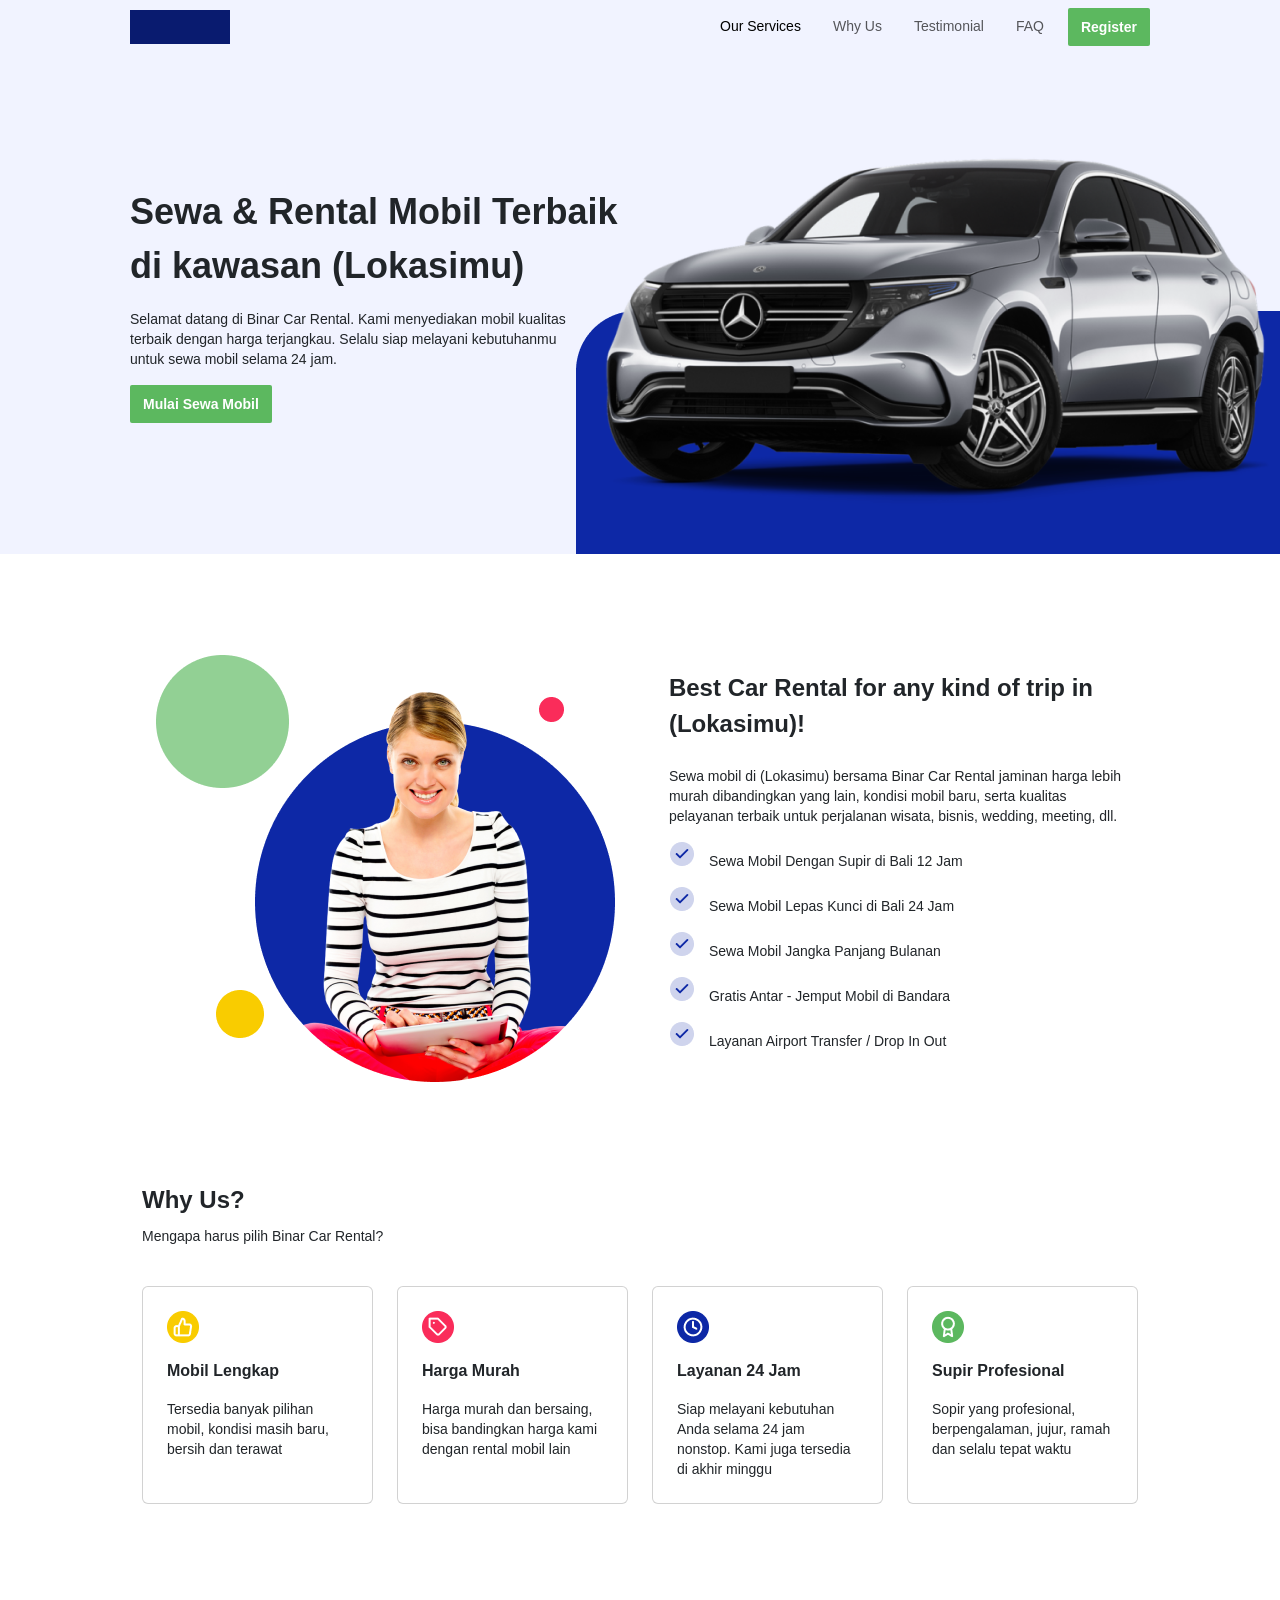
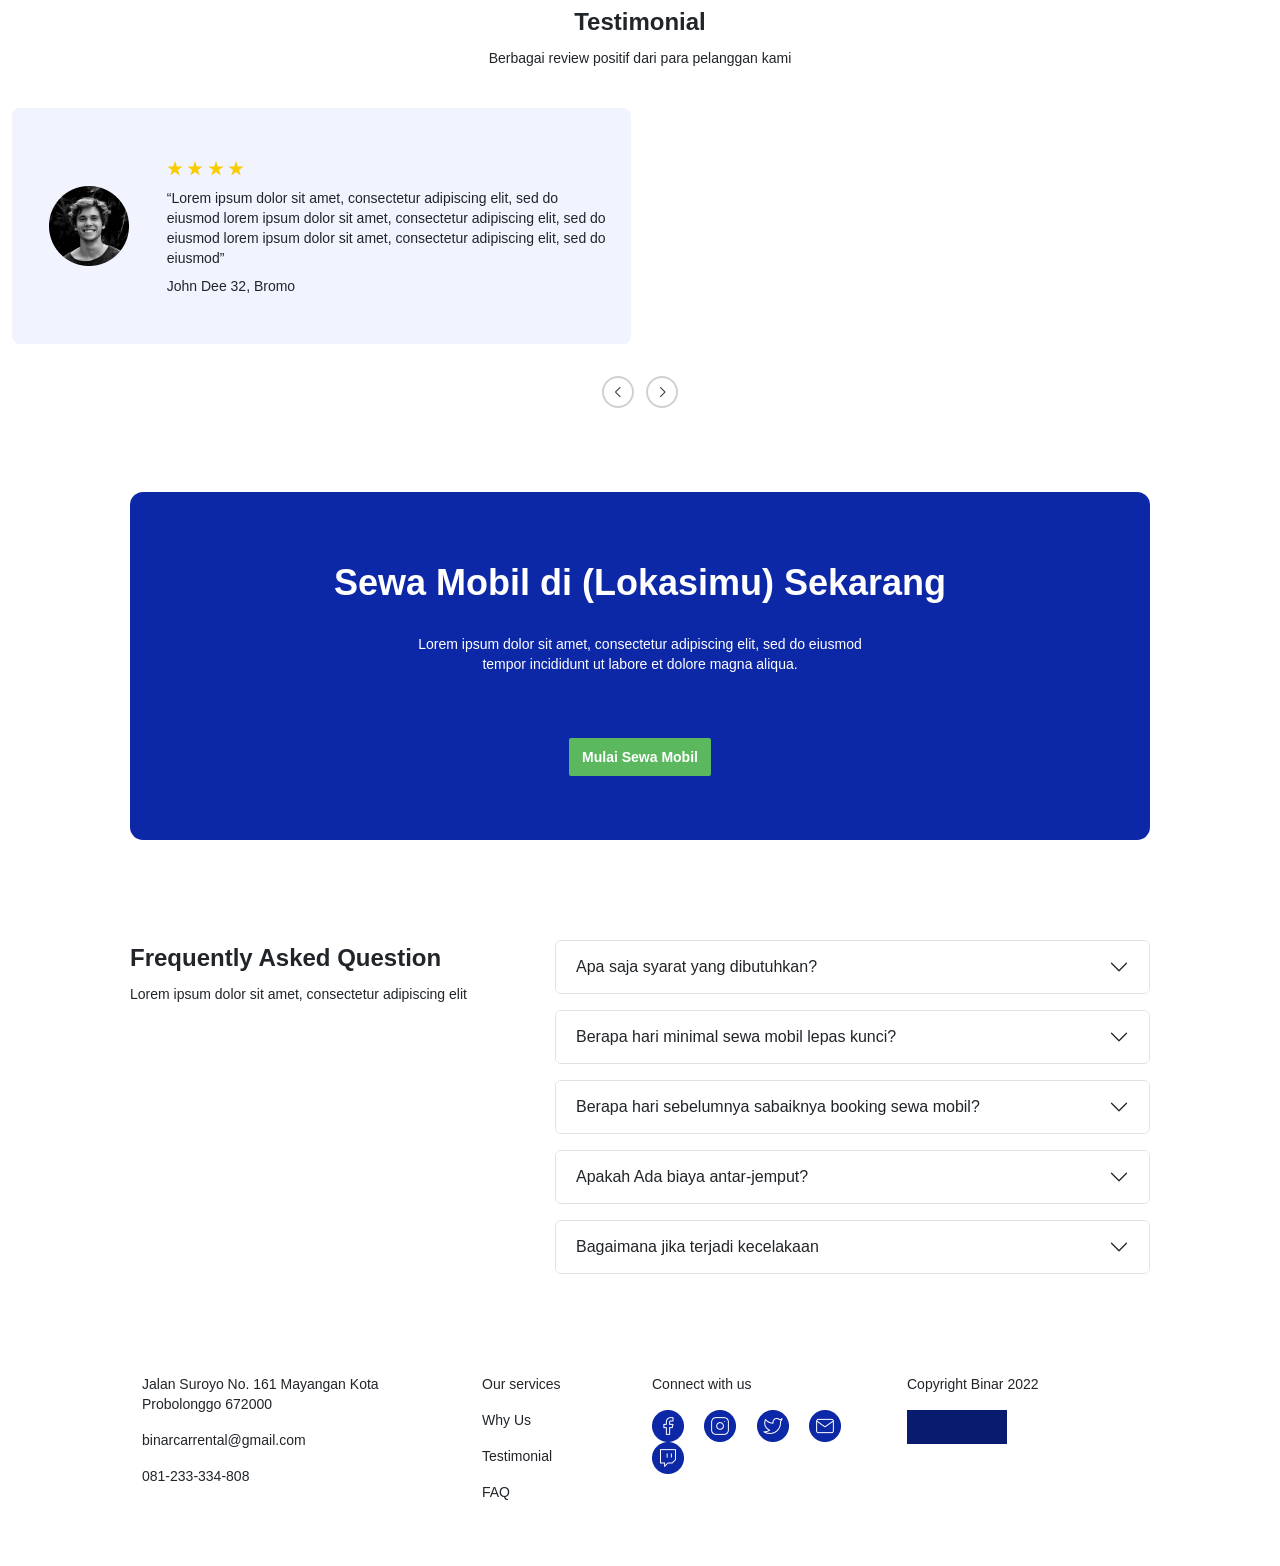
<file: public/index.html>
<!DOCTYPE html>
<html lang="en">
  <head>
    <meta charset="UTF-8" />
    <meta name="viewport" content="width=device-width, initial-scale=1.0" />
    <title>Car Rental</title>

    <!-- Bootstrap -->
    <link
      href="https://cdn.jsdelivr.net/npm/bootstrap@5.3.1/dist/css/bootstrap.min.css"
      rel="stylesheet"
      crossorigin="anonymous"
    />

    <!-- Swiper -->
    <link
      rel="stylesheet"
      href="https://cdn.jsdelivr.net/npm/swiper@10/swiper-bundle.min.css"
    />

    <!-- Custom CSS -->
    <link rel="stylesheet" href="./css/style.css" />
  </head>
  <body>
    <!-- Hero Section -->
    <section class="hero-section">
      <div class="container-lg container-sm">
        <nav class="navbar navbar-expand-lg mx-lg-5">
          <button class="btn navbar-logo" type="submit"></button>
          <button
            class="navbar-toggler"
            type="button"
            data-bs-toggle="offcanvas"
            data-bs-target="#offcanvasNavbar"
            aria-controls="offcanvasNavbar"
            aria-expanded="false"
            aria-label="Toggle navigation"
          >
            <span class="navbar-toggler-icon"></span>
          </button>
          <div
            class="offcanvas offcanvas-end"
            tabindex="-1"
            id="offcanvasNavbar"
            aria-labelledby="offcanvasNavbarLabel"
          >
            <div class="offcanvas-header">
              <h5 class="offcanvas-title" id="offcanvasNavbarLabel">BCR</h5>
              <button
                type="button"
                class="btn-close"
                data-bs-dismiss="offcanvas"
                aria-label="Close"
              ></button>
            </div>
            <div class="offcanvas-body">
              <ul class="navbar-nav ms-auto mb-2 mb-lg-0">
                <li class="nav-item mx-2">
                  <a
                    class="nav-link body-medium active"
                    aria-current="page"
                    href="#"
                    >Our Services</a
                  >
                </li>
                <li class="nav-item mx-2">
                  <a class="nav-link body-medium" href="#">Why Us</a>
                </li>
                <li class="nav-item mx-2">
                  <a class="nav-link body-medium" href="#">Testimonial</a>
                </li>
                <li class="nav-item mx-2">
                  <a class="nav-link body-medium" href="#">FAQ</a>
                </li>
              </ul>
              <button class="btn button-primary ms-2" type="submit">
                Register
              </button>
            </div>
          </div>
          <!-- <div class="collapse navbar-collapse" id="navbarSupportedContent">
            <ul class="navbar-nav ms-auto mb-2 mb-lg-0">
              <li class="nav-item mx-2">
                <a
                  class="nav-link body-medium active"
                  aria-current="page"
                  href="#"
                  >Our Services</a
                >
              </li>
              <li class="nav-item mx-2">
                <a class="nav-link body-medium" href="#">Why Us</a>
              </li>
              <li class="nav-item mx-2">
                <a class="nav-link body-medium" href="#">Testimonial</a>
              </li>
              <li class="nav-item mx-2">
                <a class="nav-link body-medium" href="#">FAQ</a>
              </li>
            </ul>
            <button class="btn button-primary ms-2" type="submit">
              Register
            </button>
          </div> -->
        </nav>
      </div>
      <div class="header position-relative">
        <div class="container-lg h-100">
          <div class="row h-100 mx-lg-5">
            <div class="col-lg-6 my-auto px-lg-0">
              <h1 class="heading-bold mb-3">
                Sewa & Rental Mobil Terbaik di kawasan (Lokasimu)
              </h1>
              <p class="body-light">
                Selamat datang di Binar Car Rental. Kami menyediakan mobil
                kualitas <br />terbaik dengan harga terjangkau. Selalu siap
                melayani kebutuhanmu <br />untuk sewa mobil selama 24 jam.
              </p>
              <a href="/search" class="btn button-primary">
                Mulai Sewa Mobil
              </a>
            </div>
            <div class="col-lg-6 h-100">
              <img
                class="header-img position-absolute end-0 bottom-0"
                src="images/img_car.png"
                alt=""
              />
            </div>
          </div>
        </div>
      </div>
    </section>

    <!-- Our Services -->
    <section class="our-services mt-100">
      <div class="container-lg">
        <div class="row mx-lg-5">
          <div class="col-lg-6 d-flex justify-content-center px-lg-0">
            <img class="our-services-img" src="images/img_service.png" alt="" />
          </div>
          <div
            class="col-lg-6 d-flex align-items-center justify-content-center px-lg-0"
          >
            <div class="our-services-desc">
              <h3 class="title-bold">
                Best Car Rental for any kind of trip in <br />(Lokasimu)!
              </h3>
              <p class="body-light mt-4">
                Sewa mobil di (Lokasimu) bersama Binar Car Rental jaminan harga
                lebih <br />murah dibandingkan yang lain, kondisi mobil baru,
                serta kualitas <br />pelayanan terbaik untuk perjalanan wisata,
                bisnis, wedding, meeting, dll.
              </p>
              <ul>
                <li>
                  <p class="body-light ms-2">
                    Sewa Mobil Dengan Supir di Bali 12 Jam
                  </p>
                </li>
                <li class="mt-3">
                  <p class="body-light ms-2">
                    Sewa Mobil Lepas Kunci di Bali 24 Jam
                  </p>
                </li>
                <li class="mt-3">
                  <p class="body-light ms-2">
                    Sewa Mobil Jangka Panjang Bulanan
                  </p>
                </li>
                <li class="mt-3">
                  <p class="body-light ms-2">
                    Gratis Antar - Jemput Mobil di Bandara
                  </p>
                </li>
                <li class="mt-3">
                  <p class="body-light ms-2">
                    Layanan Airport Transfer / Drop In Out
                  </p>
                </li>
              </ul>
            </div>
          </div>
        </div>
      </div>
    </section>

    <!-- Why Us -->
    <section class="why-us mt-100">
      <div class="container-lg">
        <div class="row mx-lg-5 why-us-header">
          <h3 class="title-bold">Why Us?</h3>
          <p class="body-light">Mengapa harus pilih Binar Car Rental?</p>
        </div>
        <div class="row row-cols-lg-4 mt-lg-4 mx-lg-5">
          <div class="col-12 col-sm-6">
            <div class="card h-100">
              <div class="card-body p-4">
                <img src="images/icon_complete.png" alt="" />
                <h5 class="body-bold my-3">Mobil Lengkap</h5>
                <p class="body-light m-0">
                  Tersedia banyak pilihan mobil, kondisi masih baru, bersih dan
                  terawat
                </p>
              </div>
            </div>
          </div>
          <div class="col-12 col-sm-6">
            <div class="card h-100">
              <div class="card-body p-4">
                <img src="images/icon_price.png" alt="" />
                <h5 class="body-bold my-3">Harga Murah</h5>
                <p class="body-light m-0">
                  Harga murah dan bersaing, bisa bandingkan harga kami dengan
                  rental mobil lain
                </p>
              </div>
            </div>
          </div>
          <div class="col-12 col-sm-6">
            <div class="card h-100">
              <div class="card-body p-4">
                <img src="images/icon_24hrs.png" alt="" />
                <h5 class="body-bold my-3">Layanan 24 Jam</h5>
                <p class="body-light m-0">
                  Siap melayani kebutuhan Anda selama 24 jam nonstop. Kami juga
                  tersedia di akhir minggu
                </p>
              </div>
            </div>
          </div>
          <div class="col-12 col-sm-6">
            <div class="card h-100">
              <div class="card-body p-4">
                <img src="images/icon_professional.png" alt="" />
                <h5 class="body-bold my-3">Supir Profesional</h5>
                <p class="body-light m-0">
                  Sopir yang profesional, berpengalaman, jujur, ramah dan selalu
                  tepat waktu
                </p>
              </div>
            </div>
          </div>
        </div>
      </div>
    </section>

    <!-- Testimonial -->
    <section class="testimonial mt-100 pb-lg-5">
      <div class="testimonial-title row text-center w-100 m-0">
        <h3 class="title-bold">Testimonial</h3>
        <p class="body-light">
          Berbagai review positif dari para pelanggan kami
        </p>
      </div>
      <div class="row mt-lg-4 w-100 m-0">
        <div class="container-lg">
          <div class="swiper-custom">
            <!-- Slider main container -->
            <div class="swiper mySlider">
              <!-- Additional required wrapper -->
              <div class="swiper-wrapper">
                <!-- Slides -->
                <div class="swiper-slide">
                  <div class="testimonial-item">
                    <div class="row h-auto w-100 m-lg-0 pt-5 pb-5">
                      <div
                        class="col-12 col-lg-3 testimonial-item-img my-auto d-flex justify-content-center"
                      >
                        <img class="" src="images/img_photo_1.png" alt="" />
                      </div>
                      <div
                        class="testimonial-item-desc col-lg-9 my-lg-auto pe-lg-4 ps-lg-0"
                      >
                        <div class="ranting mb-lg-2">
                          <svg
                            xmlns="http://www.w3.org/2000/svg"
                            width="16"
                            height="15"
                            viewBox="0 0 16 15"
                            fill="none"
                          >
                            <path
                              d="M8 0L9.79611 5.52786H15.6085L10.9062 8.94427L12.7023 14.4721L8 11.0557L3.29772 14.4721L5.09383 8.94427L0.391548 5.52786H6.20389L8 0Z"
                              fill="#F9CC00"
                            />
                          </svg>
                          <svg
                            xmlns="http://www.w3.org/2000/svg"
                            width="16"
                            height="15"
                            viewBox="0 0 16 15"
                            fill="none"
                          >
                            <path
                              d="M8 0L9.79611 5.52786H15.6085L10.9062 8.94427L12.7023 14.4721L8 11.0557L3.29772 14.4721L5.09383 8.94427L0.391548 5.52786H6.20389L8 0Z"
                              fill="#F9CC00"
                            />
                          </svg>
                          <svg
                            xmlns="http://www.w3.org/2000/svg"
                            width="16"
                            height="15"
                            viewBox="0 0 16 15"
                            fill="none"
                          >
                            <path
                              d="M8 0L9.79611 5.52786H15.6085L10.9062 8.94427L12.7023 14.4721L8 11.0557L3.29772 14.4721L5.09383 8.94427L0.391548 5.52786H6.20389L8 0Z"
                              fill="#F9CC00"
                            />
                          </svg>
                          <svg
                            xmlns="http://www.w3.org/2000/svg"
                            width="16"
                            height="15"
                            viewBox="0 0 16 15"
                            fill="none"
                          >
                            <path
                              d="M8 0L9.79611 5.52786H15.6085L10.9062 8.94427L12.7023 14.4721L8 11.0557L3.29772 14.4721L5.09383 8.94427L0.391548 5.52786H6.20389L8 0Z"
                              fill="#F9CC00"
                            />
                          </svg>
                        </div>
                        <p class="body-light mb-lg-2">
                          “Lorem ipsum dolor sit amet, consectetur adipiscing
                          elit, sed do eiusmod lorem ipsum dolor sit amet,
                          consectetur adipiscing elit, sed do eiusmod lorem
                          ipsum dolor sit amet, consectetur adipiscing elit, sed
                          do eiusmod”
                        </p>
                        <p class="body-medium mb-0">John Dee 32, Bromo</p>
                      </div>
                    </div>
                  </div>
                </div>
                <div class="swiper-slide">
                  <div class="testimonial-item">
                    <div class="row h-auto w-100 m-lg-0 pt-5 pb-5">
                      <div
                        class="testimonial-item-img col-lg-3 my-auto d-flex justify-content-center"
                      >
                        <img class="" src="images/img_photo_2.png" alt="" />
                      </div>
                      <div
                        class="testimonial-item-desc col-lg-9 my-auto pe-lg-4 ps-lg-0"
                      >
                        <div class="ranting mb-lg-2">
                          <svg
                            xmlns="http://www.w3.org/2000/svg"
                            width="16"
                            height="15"
                            viewBox="0 0 16 15"
                            fill="none"
                          >
                            <path
                              d="M8 0L9.79611 5.52786H15.6085L10.9062 8.94427L12.7023 14.4721L8 11.0557L3.29772 14.4721L5.09383 8.94427L0.391548 5.52786H6.20389L8 0Z"
                              fill="#F9CC00"
                            />
                          </svg>
                          <svg
                            xmlns="http://www.w3.org/2000/svg"
                            width="16"
                            height="15"
                            viewBox="0 0 16 15"
                            fill="none"
                          >
                            <path
                              d="M8 0L9.79611 5.52786H15.6085L10.9062 8.94427L12.7023 14.4721L8 11.0557L3.29772 14.4721L5.09383 8.94427L0.391548 5.52786H6.20389L8 0Z"
                              fill="#F9CC00"
                            />
                          </svg>
                          <svg
                            xmlns="http://www.w3.org/2000/svg"
                            width="16"
                            height="15"
                            viewBox="0 0 16 15"
                            fill="none"
                          >
                            <path
                              d="M8 0L9.79611 5.52786H15.6085L10.9062 8.94427L12.7023 14.4721L8 11.0557L3.29772 14.4721L5.09383 8.94427L0.391548 5.52786H6.20389L8 0Z"
                              fill="#F9CC00"
                            />
                          </svg>
                          <svg
                            xmlns="http://www.w3.org/2000/svg"
                            width="16"
                            height="15"
                            viewBox="0 0 16 15"
                            fill="none"
                          >
                            <path
                              d="M8 0L9.79611 5.52786H15.6085L10.9062 8.94427L12.7023 14.4721L8 11.0557L3.29772 14.4721L5.09383 8.94427L0.391548 5.52786H6.20389L8 0Z"
                              fill="#F9CC00"
                            />
                          </svg>
                        </div>
                        <p class="body-light mb-lg-2">
                          “Lorem ipsum dolor sit amet, consectetur adipiscing
                          elit, sed do eiusmod lorem ipsum dolor sit amet,
                          consectetur adipiscing elit, sed do eiusmod lorem
                          ipsum dolor sit amet, consectetur adipiscing elit, sed
                          do eiusmod”
                        </p>
                        <p class="body-medium mb-0">John Dee 32, Bromo</p>
                      </div>
                    </div>
                  </div>
                </div>
                <div class="swiper-slide">
                  <div class="testimonial-item">
                    <div class="row h-auto w-100 m-lg-0 pt-5 pb-5">
                      <div
                        class="testimonial-item-img col-lg-3 my-auto d-flex justify-content-center"
                      >
                        <img class="" src="images/img_photo_1.png" alt="" />
                      </div>
                      <div
                        class="testimonial-item-desc col-lg-9 my-auto pe-lg-4 ps-lg-0"
                      >
                        <div class="ranting mb-lg-2">
                          <svg
                            xmlns="http://www.w3.org/2000/svg"
                            width="16"
                            height="15"
                            viewBox="0 0 16 15"
                            fill="none"
                          >
                            <path
                              d="M8 0L9.79611 5.52786H15.6085L10.9062 8.94427L12.7023 14.4721L8 11.0557L3.29772 14.4721L5.09383 8.94427L0.391548 5.52786H6.20389L8 0Z"
                              fill="#F9CC00"
                            />
                          </svg>
                          <svg
                            xmlns="http://www.w3.org/2000/svg"
                            width="16"
                            height="15"
                            viewBox="0 0 16 15"
                            fill="none"
                          >
                            <path
                              d="M8 0L9.79611 5.52786H15.6085L10.9062 8.94427L12.7023 14.4721L8 11.0557L3.29772 14.4721L5.09383 8.94427L0.391548 5.52786H6.20389L8 0Z"
                              fill="#F9CC00"
                            />
                          </svg>
                          <svg
                            xmlns="http://www.w3.org/2000/svg"
                            width="16"
                            height="15"
                            viewBox="0 0 16 15"
                            fill="none"
                          >
                            <path
                              d="M8 0L9.79611 5.52786H15.6085L10.9062 8.94427L12.7023 14.4721L8 11.0557L3.29772 14.4721L5.09383 8.94427L0.391548 5.52786H6.20389L8 0Z"
                              fill="#F9CC00"
                            />
                          </svg>
                          <svg
                            xmlns="http://www.w3.org/2000/svg"
                            width="16"
                            height="15"
                            viewBox="0 0 16 15"
                            fill="none"
                          >
                            <path
                              d="M8 0L9.79611 5.52786H15.6085L10.9062 8.94427L12.7023 14.4721L8 11.0557L3.29772 14.4721L5.09383 8.94427L0.391548 5.52786H6.20389L8 0Z"
                              fill="#F9CC00"
                            />
                          </svg>
                        </div>
                        <p class="body-light mb-lg-2">
                          “Lorem ipsum dolor sit amet, consectetur adipiscing
                          elit, sed do eiusmod lorem ipsum dolor sit amet,
                          consectetur adipiscing elit, sed do eiusmod lorem
                          ipsum dolor sit amet, consectetur adipiscing elit, sed
                          do eiusmod”
                        </p>
                        <p class="body-medium mb-0">John Dee 32, Bromo</p>
                      </div>
                    </div>
                  </div>
                </div>
                <div class="swiper-slide">
                  <div class="testimonial-item">
                    <div class="row h-auto w-100 m-lg-0 pt-5 pb-5">
                      <div
                        class="testimonial-item-img col-lg-3 my-auto d-flex justify-content-center"
                      >
                        <img class="" src="images/img_photo_2.png" alt="" />
                      </div>
                      <div
                        class="testimonial-item-desc col-lg-9 my-auto pe-lg-4 ps-lg-0"
                      >
                        <div class="ranting mb-lg-2">
                          <svg
                            xmlns="http://www.w3.org/2000/svg"
                            width="16"
                            height="15"
                            viewBox="0 0 16 15"
                            fill="none"
                          >
                            <path
                              d="M8 0L9.79611 5.52786H15.6085L10.9062 8.94427L12.7023 14.4721L8 11.0557L3.29772 14.4721L5.09383 8.94427L0.391548 5.52786H6.20389L8 0Z"
                              fill="#F9CC00"
                            />
                          </svg>
                          <svg
                            xmlns="http://www.w3.org/2000/svg"
                            width="16"
                            height="15"
                            viewBox="0 0 16 15"
                            fill="none"
                          >
                            <path
                              d="M8 0L9.79611 5.52786H15.6085L10.9062 8.94427L12.7023 14.4721L8 11.0557L3.29772 14.4721L5.09383 8.94427L0.391548 5.52786H6.20389L8 0Z"
                              fill="#F9CC00"
                            />
                          </svg>
                          <svg
                            xmlns="http://www.w3.org/2000/svg"
                            width="16"
                            height="15"
                            viewBox="0 0 16 15"
                            fill="none"
                          >
                            <path
                              d="M8 0L9.79611 5.52786H15.6085L10.9062 8.94427L12.7023 14.4721L8 11.0557L3.29772 14.4721L5.09383 8.94427L0.391548 5.52786H6.20389L8 0Z"
                              fill="#F9CC00"
                            />
                          </svg>
                          <svg
                            xmlns="http://www.w3.org/2000/svg"
                            width="16"
                            height="15"
                            viewBox="0 0 16 15"
                            fill="none"
                          >
                            <path
                              d="M8 0L9.79611 5.52786H15.6085L10.9062 8.94427L12.7023 14.4721L8 11.0557L3.29772 14.4721L5.09383 8.94427L0.391548 5.52786H6.20389L8 0Z"
                              fill="#F9CC00"
                            />
                          </svg>
                        </div>
                        <p class="body-light mb-lg-2">
                          “Lorem ipsum dolor sit amet, consectetur adipiscing
                          elit, sed do eiusmod lorem ipsum dolor sit amet,
                          consectetur adipiscing elit, sed do eiusmod lorem
                          ipsum dolor sit amet, consectetur adipiscing elit, sed
                          do eiusmod”
                        </p>
                        <p class="body-medium mb-0">John Dee 32, Bromo</p>
                      </div>
                    </div>
                  </div>
                </div>
                <div class="swiper-slide">
                  <div class="testimonial-item">
                    <div class="row h-auto w-100 m-lg-0 pt-5 pb-5">
                      <div
                        class="testimonial-item-img col-lg-3 my-auto d-flex justify-content-center"
                      >
                        <img class="" src="images/img_photo_1.png" alt="" />
                      </div>
                      <div
                        class="testimonial-item-desc col-lg-9 my-auto pe-lg-4 ps-lg-0"
                      >
                        <div class="ranting mb-lg-2">
                          <svg
                            xmlns="http://www.w3.org/2000/svg"
                            width="16"
                            height="15"
                            viewBox="0 0 16 15"
                            fill="none"
                          >
                            <path
                              d="M8 0L9.79611 5.52786H15.6085L10.9062 8.94427L12.7023 14.4721L8 11.0557L3.29772 14.4721L5.09383 8.94427L0.391548 5.52786H6.20389L8 0Z"
                              fill="#F9CC00"
                            />
                          </svg>
                          <svg
                            xmlns="http://www.w3.org/2000/svg"
                            width="16"
                            height="15"
                            viewBox="0 0 16 15"
                            fill="none"
                          >
                            <path
                              d="M8 0L9.79611 5.52786H15.6085L10.9062 8.94427L12.7023 14.4721L8 11.0557L3.29772 14.4721L5.09383 8.94427L0.391548 5.52786H6.20389L8 0Z"
                              fill="#F9CC00"
                            />
                          </svg>
                          <svg
                            xmlns="http://www.w3.org/2000/svg"
                            width="16"
                            height="15"
                            viewBox="0 0 16 15"
                            fill="none"
                          >
                            <path
                              d="M8 0L9.79611 5.52786H15.6085L10.9062 8.94427L12.7023 14.4721L8 11.0557L3.29772 14.4721L5.09383 8.94427L0.391548 5.52786H6.20389L8 0Z"
                              fill="#F9CC00"
                            />
                          </svg>
                          <svg
                            xmlns="http://www.w3.org/2000/svg"
                            width="16"
                            height="15"
                            viewBox="0 0 16 15"
                            fill="none"
                          >
                            <path
                              d="M8 0L9.79611 5.52786H15.6085L10.9062 8.94427L12.7023 14.4721L8 11.0557L3.29772 14.4721L5.09383 8.94427L0.391548 5.52786H6.20389L8 0Z"
                              fill="#F9CC00"
                            />
                          </svg>
                        </div>
                        <p class="body-light mb-lg-2">
                          “Lorem ipsum dolor sit amet, consectetur adipiscing
                          elit, sed do eiusmod lorem ipsum dolor sit amet,
                          consectetur adipiscing elit, sed do eiusmod lorem
                          ipsum dolor sit amet, consectetur adipiscing elit, sed
                          do eiusmod”
                        </p>
                        <p class="body-medium mb-0">John Dee 32, Bromo</p>
                      </div>
                    </div>
                  </div>
                </div>
                <div class="swiper-slide">
                  <div class="testimonial-item">
                    <div class="row h-auto w-100 m-lg-0 pt-5 pb-5">
                      <div
                        class="testimonial-item-img col-lg-3 my-auto d-flex justify-content-center"
                      >
                        <img class="" src="images/img_photo_2.png" alt="" />
                      </div>
                      <div
                        class="testimonial-item-desc col-lg-9 my-auto pe-lg-4 ps-lg-0"
                      >
                        <div class="ranting mb-lg-2">
                          <svg
                            xmlns="http://www.w3.org/2000/svg"
                            width="16"
                            height="15"
                            viewBox="0 0 16 15"
                            fill="none"
                          >
                            <path
                              d="M8 0L9.79611 5.52786H15.6085L10.9062 8.94427L12.7023 14.4721L8 11.0557L3.29772 14.4721L5.09383 8.94427L0.391548 5.52786H6.20389L8 0Z"
                              fill="#F9CC00"
                            />
                          </svg>
                          <svg
                            xmlns="http://www.w3.org/2000/svg"
                            width="16"
                            height="15"
                            viewBox="0 0 16 15"
                            fill="none"
                          >
                            <path
                              d="M8 0L9.79611 5.52786H15.6085L10.9062 8.94427L12.7023 14.4721L8 11.0557L3.29772 14.4721L5.09383 8.94427L0.391548 5.52786H6.20389L8 0Z"
                              fill="#F9CC00"
                            />
                          </svg>
                          <svg
                            xmlns="http://www.w3.org/2000/svg"
                            width="16"
                            height="15"
                            viewBox="0 0 16 15"
                            fill="none"
                          >
                            <path
                              d="M8 0L9.79611 5.52786H15.6085L10.9062 8.94427L12.7023 14.4721L8 11.0557L3.29772 14.4721L5.09383 8.94427L0.391548 5.52786H6.20389L8 0Z"
                              fill="#F9CC00"
                            />
                          </svg>
                          <svg
                            xmlns="http://www.w3.org/2000/svg"
                            width="16"
                            height="15"
                            viewBox="0 0 16 15"
                            fill="none"
                          >
                            <path
                              d="M8 0L9.79611 5.52786H15.6085L10.9062 8.94427L12.7023 14.4721L8 11.0557L3.29772 14.4721L5.09383 8.94427L0.391548 5.52786H6.20389L8 0Z"
                              fill="#F9CC00"
                            />
                          </svg>
                        </div>
                        <p class="body-light mb-lg-2">
                          “Lorem ipsum dolor sit amet, consectetur adipiscing
                          elit, sed do eiusmod lorem ipsum dolor sit amet,
                          consectetur adipiscing elit, sed do eiusmod lorem
                          ipsum dolor sit amet, consectetur adipiscing elit, sed
                          do eiusmod”
                        </p>
                        <p class="body-medium mb-0">John Dee 32, Bromo</p>
                      </div>
                    </div>
                  </div>
                </div>
              </div>
            </div>
            <!-- If we need navigation buttons -->
            <div class="swiper-button-prev"></div>
            <div class="swiper-button-next"></div>
          </div>
        </div>
      </div>
    </section>

    <!-- Call to Action -->
    <section class="call-to-action mt-100">
      <div class="container-lg">
        <div class="box-cta text-center text-white mx-lg-5">
          <h1 class="heading-bold">Sewa Mobil di (Lokasimu) Sekarang</h1>
          <p class="body-light mt-lg-4">
            Lorem ipsum dolor sit amet, consectetur adipiscing elit, sed do
            eiusmod <br />tempor incididunt ut labore et dolore magna aliqua.
          </p>
          <button class="btn button-primary mt-lg-5" type="submit">
            Mulai Sewa Mobil
          </button>
        </div>
      </div>
    </section>

    <!-- Frequently Asked Question -->
    <section class="frequently-asked-question mt-100">
      <div class="container-lg">
        <div class="frequently-asked-question-header row mx-lg-5">
          <div class="col-lg-5 px-lg-0">
            <h3 class="title-bold">Frequently Asked Question</h3>
            <p class="body-light">
              Lorem ipsum dolor sit amet, consectetur adipiscing elit
            </p>
          </div>
          <div class="col-lg-7 px-lg-0">
            <div class="accordion" id="accordionPanelsStayOpenExample">
              <div class="accordion-item">
                <h2 class="accordion-header">
                  <button
                    class="accordion-button collapsed"
                    type="button"
                    data-bs-toggle="collapse"
                    data-bs-target="#panelsStayOpen-collapseOne"
                    aria-expanded="false"
                    aria-controls="panelsStayOpen-collapseOne"
                  >
                    Apa saja syarat yang dibutuhkan?
                  </button>
                </h2>
                <div
                  id="panelsStayOpen-collapseOne"
                  class="accordion-collapse collapse"
                >
                  <div class="accordion-body">
                    <strong>This is the first item's accordion body.</strong> It
                    is shown by default, until the collapse plugin adds the
                    appropriate classes that we use to style each element. These
                    classes control the overall appearance, as well as the
                    showing and hiding via CSS transitions. You can modify any
                    of this with custom CSS or overriding our default variables.
                    It's also worth noting that just about any HTML can go
                    within the <code>.accordion-body</code>, though the
                    transition does limit overflow.
                  </div>
                </div>
              </div>
            </div>
            <div class="accordion mt-3" id="accordionPanelsStayOpenExample">
              <div class="accordion-item">
                <h2 class="accordion-header">
                  <button
                    class="accordion-button collapsed"
                    type="button"
                    data-bs-toggle="collapse"
                    data-bs-target="#panelsStayOpen-collapseTwo"
                    aria-expanded="false"
                    aria-controls="panelsStayOpen-collapseTwo"
                  >
                    Berapa hari minimal sewa mobil lepas kunci?
                  </button>
                </h2>
                <div
                  id="panelsStayOpen-collapseTwo"
                  class="accordion-collapse collapse"
                >
                  <div class="accordion-body">
                    <strong>This is the first item's accordion body.</strong> It
                    is shown by default, until the collapse plugin adds the
                    appropriate classes that we use to style each element. These
                    classes control the overall appearance, as well as the
                    showing and hiding via CSS transitions. You can modify any
                    of this with custom CSS or overriding our default variables.
                    It's also worth noting that just about any HTML can go
                    within the <code>.accordion-body</code>, though the
                    transition does limit overflow.
                  </div>
                </div>
              </div>
            </div>
            <div class="accordion mt-3" id="accordionPanelsStayOpenExample">
              <div class="accordion-item">
                <h2 class="accordion-header">
                  <button
                    class="accordion-button collapsed"
                    type="button"
                    data-bs-toggle="collapse"
                    data-bs-target="#panelsStayOpen-collapseThree"
                    aria-expanded="false"
                    aria-controls="panelsStayOpen-collapseThree"
                  >
                    Berapa hari sebelumnya sabaiknya booking sewa mobil?
                  </button>
                </h2>
                <div
                  id="panelsStayOpen-collapseThree"
                  class="accordion-collapse collapse"
                >
                  <div class="accordion-body">
                    <strong>This is the first item's accordion body.</strong> It
                    is shown by default, until the collapse plugin adds the
                    appropriate classes that we use to style each element. These
                    classes control the overall appearance, as well as the
                    showing and hiding via CSS transitions. You can modify any
                    of this with custom CSS or overriding our default variables.
                    It's also worth noting that just about any HTML can go
                    within the <code>.accordion-body</code>, though the
                    transition does limit overflow.
                  </div>
                </div>
              </div>
            </div>
            <div class="accordion mt-3" id="accordionPanelsStayOpenExample">
              <div class="accordion-item">
                <h2 class="accordion-header">
                  <button
                    class="accordion-button collapsed"
                    type="button"
                    data-bs-toggle="collapse"
                    data-bs-target="#panelsStayOpen-collapseFour"
                    aria-expanded="false"
                    aria-controls="panelsStayOpen-collapseFour"
                  >
                    Apakah Ada biaya antar-jemput?
                  </button>
                </h2>
                <div
                  id="panelsStayOpen-collapseFour"
                  class="accordion-collapse collapse"
                >
                  <div class="accordion-body">
                    <strong>This is the first item's accordion body.</strong> It
                    is shown by default, until the collapse plugin adds the
                    appropriate classes that we use to style each element. These
                    classes control the overall appearance, as well as the
                    showing and hiding via CSS transitions. You can modify any
                    of this with custom CSS or overriding our default variables.
                    It's also worth noting that just about any HTML can go
                    within the <code>.accordion-body</code>, though the
                    transition does limit overflow.
                  </div>
                </div>
              </div>
            </div>
            <div class="accordion mt-3" id="accordionPanelsStayOpenExample">
              <div class="accordion-item">
                <h2 class="accordion-header">
                  <button
                    class="accordion-button collapsed"
                    type="button"
                    data-bs-toggle="collapse"
                    data-bs-target="#panelsStayOpen-collapseFive"
                    aria-expanded="false"
                    aria-controls="panelsStayOpen-collapseFive"
                  >
                    Bagaimana jika terjadi kecelakaan
                  </button>
                </h2>
                <div
                  id="panelsStayOpen-collapseFive"
                  class="accordion-collapse collapse"
                >
                  <div class="accordion-body">
                    <strong>This is the first item's accordion body.</strong> It
                    is shown by default, until the collapse plugin adds the
                    appropriate classes that we use to style each element. These
                    classes control the overall appearance, as well as the
                    showing and hiding via CSS transitions. You can modify any
                    of this with custom CSS or overriding our default variables.
                    It's also worth noting that just about any HTML can go
                    within the <code>.accordion-body</code>, though the
                    transition does limit overflow.
                  </div>
                </div>
              </div>
            </div>
          </div>
        </div>
      </div>
    </section>

    <!-- Footer -->
    <section class="footer mt-100 mb-5">
      <div class="container-lg">
        <div class="row mx-lg-5">
          <div class="col-lg-4">
            <p class="body-light">
              Jalan Suroyo No. 161 Mayangan Kota <br />Probolonggo 672000
            </p>
            <p class="body-light">binarcarrental@gmail.com</p>
            <p class="body-light">081-233-334-808</p>
          </div>
          <div class="col-lg-2">
            <p class="body-medium">Our services</p>
            <p class="body-medium">Why Us</p>
            <p class="body-medium">Testimonial</p>
            <p class="body-medium">FAQ</p>
          </div>
          <div class="col-lg-3">
            <p class="body-light">Connect with us</p>
            <img src="images/icon_facebook.png" alt="" class="me-3" />
            <img src="images/icon_instagram.png" alt="" class="me-3" />
            <img src="images/icon_twitter.png" alt="" class="me-3" />
            <img src="images/icon_mail.png" alt="" class="me-3" />
            <img src="images/icon_twitch.png" alt="" class="me-3" />
          </div>
          <div class="col-lg-3">
            <p class="body-light">Copyright Binar 2022</p>
            <button class="btn navbar-logo" type="submit"></button>
          </div>
        </div>
      </div>
    </section>

    <!-- Bootstrap JS -->
    <script
      src="https://cdn.jsdelivr.net/npm/bootstrap@5.3.1/dist/js/bootstrap.bundle.min.js"
      crossorigin="anonymous"
    ></script>

    <!-- Swiper JS -->
    <script src="https://cdn.jsdelivr.net/npm/swiper@10/swiper-bundle.min.js"></script>
    <script src="scripts/custom.js"></script>
  </body>
</html>
</file>
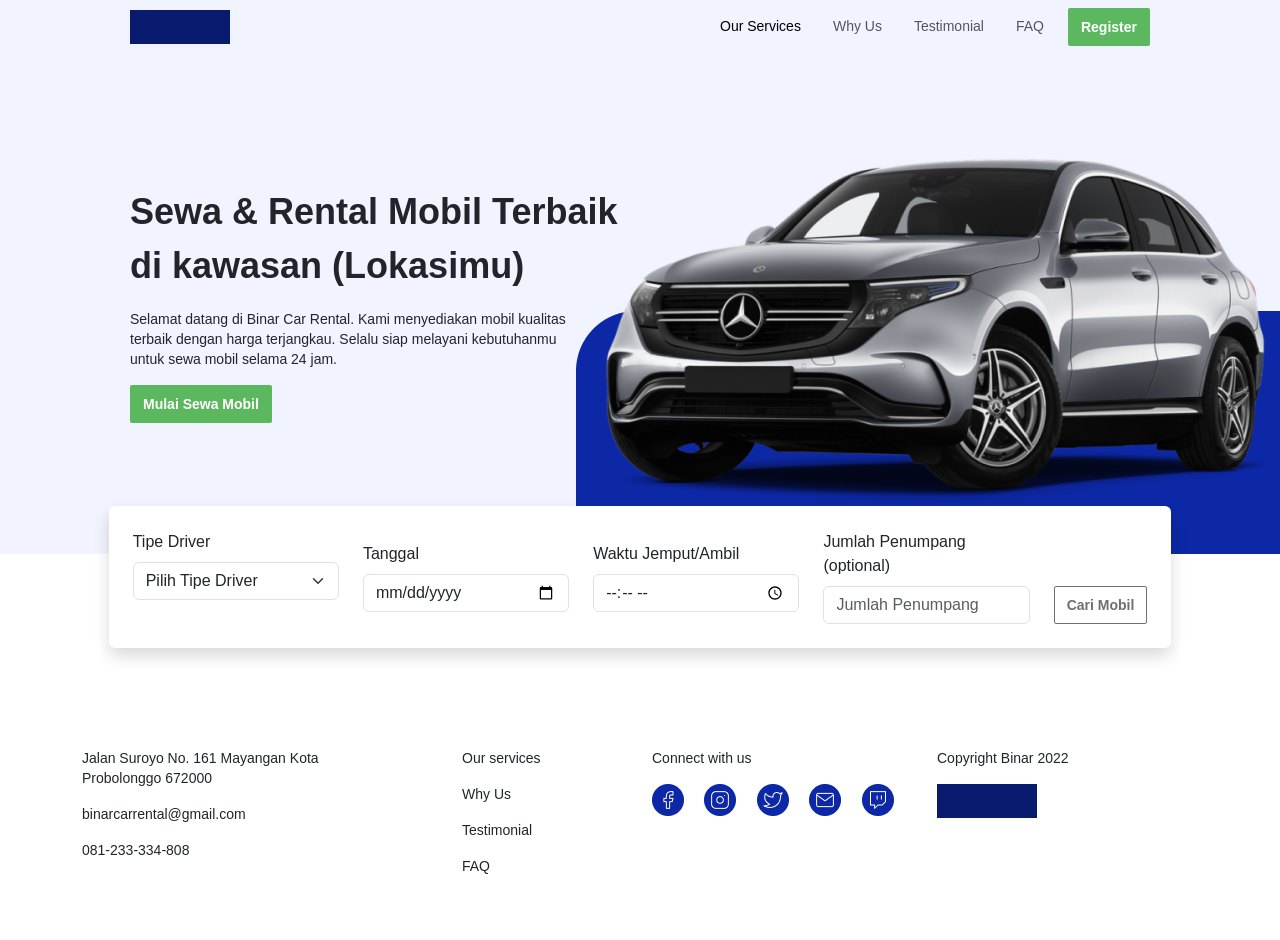
<file: public/search.html>
<!DOCTYPE html>
<html lang="en">
  <head>
    <meta charset="UTF-8" />
    <meta name="viewport" content="width=device-width, initial-scale=1.0" />
    <title>Car Rental</title>

    <!-- Bootstrap -->
    <link
      href="https://cdn.jsdelivr.net/npm/bootstrap@5.3.1/dist/css/bootstrap.min.css"
      rel="stylesheet"
      crossorigin="anonymous"
    />

    <!-- Custom CSS -->
    <link rel="stylesheet" href="./css/style.css" />
  </head>
  <body>
    <!-- Hero Section -->
    <section class="hero-section">
      <div class="container-lg container-sm">
        <nav class="navbar navbar-expand-lg mx-lg-5">
          <button class="btn navbar-logo" type="submit"></button>
          <button
            class="navbar-toggler"
            type="button"
            data-bs-toggle="offcanvas"
            data-bs-target="#offcanvasNavbar"
            aria-controls="offcanvasNavbar"
            aria-expanded="false"
            aria-label="Toggle navigation"
          >
            <span class="navbar-toggler-icon"></span>
          </button>
          <div
            class="offcanvas offcanvas-end"
            tabindex="-1"
            id="offcanvasNavbar"
            aria-labelledby="offcanvasNavbarLabel"
          >
            <div class="offcanvas-header">
              <h5 class="offcanvas-title" id="offcanvasNavbarLabel">BCR</h5>
              <button
                type="button"
                class="btn-close"
                data-bs-dismiss="offcanvas"
                aria-label="Close"
              ></button>
            </div>
            <div class="offcanvas-body">
              <ul class="navbar-nav ms-auto mb-2 mb-lg-0">
                <li class="nav-item mx-2">
                  <a
                    class="nav-link body-medium active"
                    aria-current="page"
                    href="#"
                    >Our Services</a
                  >
                </li>
                <li class="nav-item mx-2">
                  <a class="nav-link body-medium" href="#">Why Us</a>
                </li>
                <li class="nav-item mx-2">
                  <a class="nav-link body-medium" href="#">Testimonial</a>
                </li>
                <li class="nav-item mx-2">
                  <a class="nav-link body-medium" href="#">FAQ</a>
                </li>
              </ul>
              <button class="btn button-primary ms-2" type="submit">
                Register
              </button>
            </div>
          </div>
        </nav>
      </div>
      <div class="header position-relative">
        <div class="container-lg h-100">
          <div class="row h-100 mx-lg-5">
            <div class="col-lg-6 my-auto px-lg-0">
              <h1 class="heading-bold mb-3">
                Sewa & Rental Mobil Terbaik di kawasan (Lokasimu)
              </h1>
              <p class="body-light">
                Selamat datang di Binar Car Rental. Kami menyediakan mobil
                kualitas <br />terbaik dengan harga terjangkau. Selalu siap
                melayani kebutuhanmu <br />untuk sewa mobil selama 24 jam.
              </p>
              <a href="/search" class="btn button-primary">
                Mulai Sewa Mobil
              </a>
            </div>
            <div class="col-lg-6 h-100">
              <img
                class="header-img position-absolute end-0 bottom-0"
                src="images/img_car.png"
                alt=""
              />
            </div>
          </div>
        </div>
      </div>
    </section>

    <!-- Search Section -->
    <div class="overlay" id="overlay"></div>
    <div class="search-bar">
      <div class="row d-flex justify-content-center">
        <div class="col-10">
          <div class="card border-0 shadow w-100">
            <div class="form-search">
              <form id="form-car">
                <div class="row py-4">
                  <div class="col ms-4">
                    <div class="">
                      <label for="" class="form-label">Tipe Driver</label>
                      <select
                        class="form-select"
                        id="filter-type-driver"
                        required
                      >
                        <option class="form-item" value="">
                          Pilih Tipe Driver
                        </option>
                        <option class="form-item" value="dengan-sopir">
                          Dengan Sopir
                        </option>
                        <option class="form-item" value="tanpa-sopir">
                          Tanpa Sopir (Lepas Kunci)
                        </option>
                      </select>
                    </div>
                  </div>
                  <div class="col my-auto">
                    <label for="" class="form-label">Tanggal</label>
                    <div class="input-group date">
                      <input
                        type="date"
                        class="form-control"
                        id="filter-tanggal"
                        placeholder=""
                        required
                      />
                    </div>
                  </div>
                  <div class="col my-auto">
                    <label for="" class="form-label">Waktu Jemput/Ambil</label>
                    <input
                      type="time"
                      class="form-control"
                      id="filter-waktu"
                      placeholder=""
                      required
                    />
                  </div>
                  <div class="col my-auto">
                    <label for="" class="form-label"
                      >Jumlah Penumpang (optional)</label
                    >
                    <input
                      type="number"
                      class="form-control"
                      id="filter-jumlah-penumpang"
                      value=""
                      placeholder="Jumlah Penumpang"
                    />
                  </div>
                  <div class="col-2 w-auto d-flex align-items-end">
                    <button
                      class="btn button-primary float-end me-4"
                      type="submit"
                      id="submit-car"
                      disabled
                    >
                      Cari Mobil
                    </button>
                  </div>
                </div>
              </form>
            </div>
          </div>
        </div>
      </div>
    </div>
    <div class="container-lg mt-4">
      <div class="list-car mx-lg-5">
        <div id="car-list"></div>
      </div>
    </div>

    <!-- Footer -->
    <section class="footer mt-100 mb-5">
      <div class="container-lg">
        <div class="row">
          <div class="col-lg-4">
            <p class="body-light">
              Jalan Suroyo No. 161 Mayangan Kota <br />Probolonggo 672000
            </p>
            <p class="body-light">binarcarrental@gmail.com</p>
            <p class="body-light">081-233-334-808</p>
          </div>
          <div class="col-lg-2">
            <p class="body-medium">Our services</p>
            <p class="body-medium">Why Us</p>
            <p class="body-medium">Testimonial</p>
            <p class="body-medium">FAQ</p>
          </div>
          <div class="col-lg-3">
            <p class="body-light">Connect with us</p>
            <img src="images/icon_facebook.png" alt="" class="me-3" />
            <img src="images/icon_instagram.png" alt="" class="me-3" />
            <img src="images/icon_twitter.png" alt="" class="me-3" />
            <img src="images/icon_mail.png" alt="" class="me-3" />
            <img src="images/icon_twitch.png" alt="" class="me-3" />
          </div>
          <div class="col-lg-3">
            <p class="body-light">Copyright Binar 2022</p>
            <button class="btn navbar-logo" type="submit"></button>
          </div>
        </div>
      </div>
    </section>

    <!-- Bootstrap JS -->
    <script
      src="https://cdn.jsdelivr.net/npm/bootstrap@5.3.1/dist/js/bootstrap.bundle.min.js"
      crossorigin="anonymous"
    ></script>
    <!-- Example Javascript -->
    <script type="text/javascript" src="./scripts/binar.js"></script>
    <script type="text/javascript" src="./scripts/app.js"></script>
    <script type="text/javascript" src="./scripts/car.js"></script>
    <script type="text/javascript" src="./scripts/main.js"></script>
  </body>
</html>
</file>
<file: public/css/style.css>
/* COLOR */

:root {
  --darkblue05: #091b6f;
  --darkblue04: #0d28a6;
  --darkblue03: #5e70c4;
  --darkblue02: #aeb7e1;
  --darkblue01: #cfd4ed;

  --limegreen05: #3d7b3f;
  --limegreen04: #5cb85f;
  --limegreen03: #92d094;
  --limegreen02: #c9e7ca;
  --limegreen01: #def1df;

  --neutral05: #151515;
  --neutral04: #3c3c3c;
  --neutral03: #8a8a8a;
  --neutral02: #d0d0d0;
  --neutral01: #ffffff;

  --alert-danger: #fa2c5a;
  --alert-warning: #f9cc00;
  --alert-success: #73ca5c;

  --softblue: #f1f3ff;

  --fwbold: 700;
  --fwregular: 400;
  --fwlight: 300;
}

/* === END COLOR === */

/* TYPOGRAPHY */

.form-item {
  margin-top: 2rem;
}

body {
  font-family: "Helvetica";
}

.heading-bold {
  font-size: 36px;
  font-weight: 700;
  line-height: 54px;
}

.title-bold {
  font-size: 24px;
  font-weight: 700;
  line-height: 36px;
}

.body-light {
  font-size: 14px;
  font-weight: 300;
  line-height: 20px;
}

.body-medium {
  font-size: 14px;
  font-weight: 400;
  line-height: 20px;
}

.body-bold {
  font-size: 16px;
  font-weight: 700;
  line-height: 24px;
}

/* === END TYPOGRAPHY */

.mt-100 {
  margin-top: 6.25rem;
}

/* HERO SECTION */

.hero-section {
  background-color: var(--softblue);
  /* height: 500px; */
  width: 100%;
}

.navbar-toggler {
  border-style: none;
}

.navbar-logo {
  width: 100px;
  height: 34px;
  background-color: var(--darkblue05);
  border-radius: 0;
}

.button-primary {
  padding: 8px 12px 8px 12px;
  border-radius: 2px;

  font-size: 14px;
  font-weight: 700;
  line-height: 20px;
  background-color: var(--limegreen04);
  color: var(--neutral01);
}

.header {
  height: 500px;
}

.header-img img {
  width: 704px;
  height: 100%;
}

/* === END HERO SECTION === */

/* OUR SERVICES */

.our-services li {
  list-style-image: url("../images/Group_53.png");
}

/* === OUR SERVICES === */

/* TESTIMONIAL */

.testimonial-item {
  width: 619px;
  height: auto;
  border-radius: 8px;
  background-color: var(--softblue);
  border-style: none;
  /* margin: 0 16px; */
}

.swiper-button-next,
.swiper-button-prev {
  position: absolute;
  top: unset;
  margin-top: 2rem;
  background-color: var(--neutral01);
  width: 2rem;
  height: 2rem;
  border-width: 0.125rem;
  border-style: solid;
  border-radius: 100%;
  border-color: var(--neutral02);
  color: var(--neutral04);
}

.swiper-button-next::after,
.swiper-button-prev::after {
  font-size: 0.625rem;
  font-weight: bold;
}

.swiper-button-next:hover,
.swiper-button-prev:hover {
  background-color: var(--limegreen04);
  color: white;
  border-style: none;
}

.swiper-button-prev {
  left: calc(47%);
}

.swiper-button-next {
  right: calc(47%);
}

/* === END TESTIMONIAL === */

/* CALL TO ACTION */

.box-cta {
  background-color: var(--darkblue04);
  padding: 64px 0;
  border-radius: 13px;
}

/* === CALL TO ACTION === */

/* SearchBar */

.search-bar {
  margin-top: -3rem;
}

/* End SearchBar */

/* ++ MOBILE VERSION ++ */

@media (max-width: 360px) {
  .mt-100 {
    margin-top: 3.75rem !important;
  }

  #offcanvasNavbar {
    width: 11.25rem;
  }
  .header {
    height: 657px;
    margin-top: 2rem;
  }

  .header-img {
    width: 344.22px;
    position: absolute !important;
  }

  .our-services-img {
    width: 252px;
    margin-bottom: 1.5rem;
  }

  .why-us .col-12 {
    margin: 0.5rem 0;
  }

  .why-us-header {
    text-align: center;
  }

  .testimonial-item {
    width: 100%;
    height: auto;
    border-radius: 8px;
    background-color: var(--softblue);
    border-style: none;
    /* margin: 0 16px; */
    display: flex;
    justify-content: center !important;
  }

  .testimonial-item-desc {
    padding-left: 2rem;
    padding-right: 2rem;
    padding-bottom: 1.5rem;
  }

  .testimonial-item .ranting {
    text-align: center;
    margin-bottom: 1.5rem;
  }

  .swiper-button-next,
  .swiper-button-prev {
    margin-top: 1rem;
  }

  .swiper-button-prev {
    left: calc(38%);
  }

  .swiper-button-next {
    right: calc(38%);
  }

  .testimonial {
    padding-bottom: 3rem;
  }

  .testimonial-item-img img {
    margin: 2.5rem 0 1.5rem 0;
  }

  .frequently-asked-question-header {
    text-align: center;
  }

  .box-cta {
    padding: 4rem 3.625rem;
  }

  .box-cta .heading-bold {
    font-size: 24px;
    font-weight: 700;
    line-height: 36px;
  }

  .box-cta .body-light {
    margin-top: 1rem;
    margin-bottom: 2rem;
  }
}

/* Halaman Search */

/* Gaya overlay gelap untuk latar belakang */
.overlay {
  position: fixed;
  top: 0;
  left: 0;
  width: 100%;
  height: 100%;
  background-color: rgba(0, 0, 0, 0.5);
  z-index: 999;
  display: none;
}

/* Stil kartu pencarian */
.search-bar {
  /* background-color: #fff;
  border-radius: 8px;
  box-shadow: 0 0 10px rgba(0, 0, 0, 0.2);
  padding: 20px; */
  z-index: 1000;
  position: relative;
}
</file>
